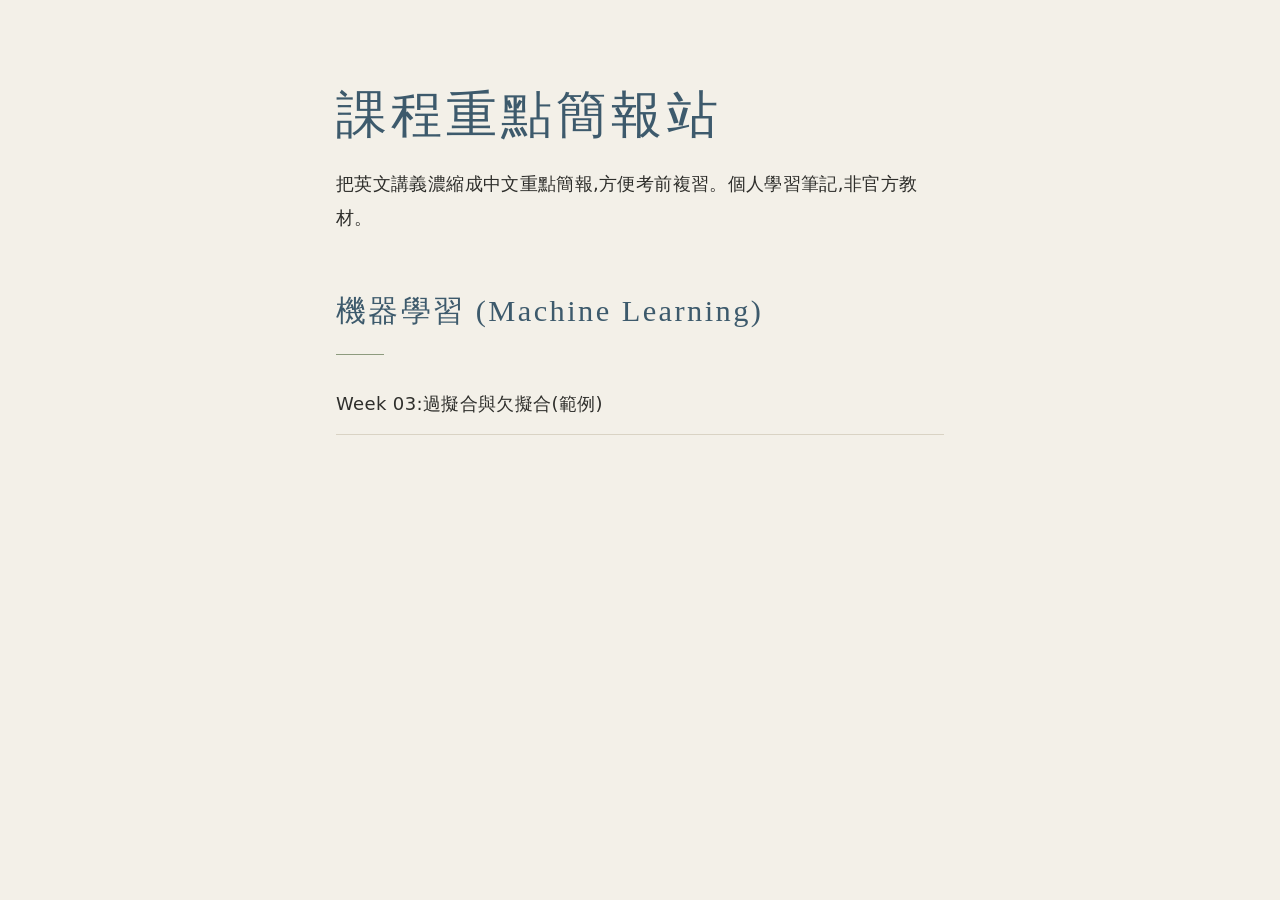
<file: index.html>
<!DOCTYPE html>
<html lang="zh-TW">
<head>
  <meta charset="UTF-8">
  <meta name="viewport" content="width=device-width, initial-scale=1">
  <title>課程重點簡報站</title>
  <link rel="stylesheet" href="css/slides.css">
</head>
<body>
  <main class="page">
    <h1>課程重點簡報站</h1>
    <p>把英文講義濃縮成中文重點簡報,方便考前複習。個人學習筆記,非官方教材。</p>

    <section class="subject">
      <h2>機器學習 (Machine Learning)</h2>
      <ul class="week-list">
        <li><a href="subjects/machine-learning/week-03-overfitting.html">Week 03:過擬合與欠擬合(範例)</a></li>
      </ul>
    </section>
  </main>
</body>
</html>
</file>
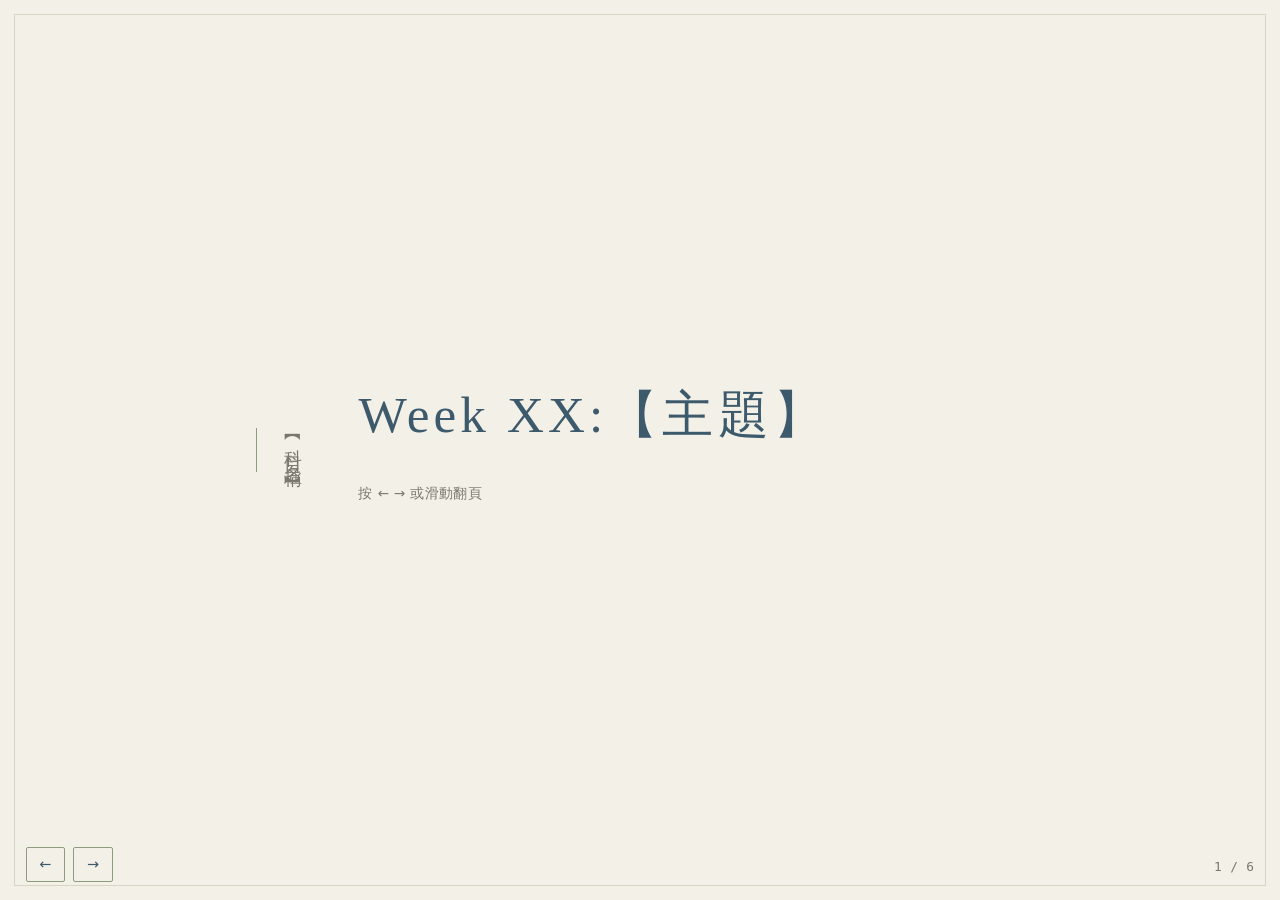
<file: subjects/_template.html>
<!DOCTYPE html>
<html lang="zh-TW">
<head>
  <meta charset="UTF-8">
  <meta name="viewport" content="width=device-width, initial-scale=1">
  <title>【科目】Week XX【主題】｜課程重點簡報</title>
  <link rel="stylesheet" href="../../css/slides.css">
</head>
<body>

  <section class="slide cover">
    <div class="titles">
      <h1>Week XX:【主題】</h1>
      <p class="hint">按 ← → 或滑動翻頁</p>
    </div>
    <p class="course">【科目名稱】</p>
  </section>

  <section class="slide">
    <h2>本週學習目標</h2>
    <ul>
      <li>【】</li>
    </ul>
    <span class="source">原 PPT p.【】</span>
  </section>

  <section class="slide concept">
    <h2>【概念名稱】(English Term)</h2>
    <ul>
      <li>【】</li>
    </ul>
    <span class="source">原 PPT p.【】–【】</span>
  </section>

  <section class="slide">
    <h2>術語表</h2>
    <table>
      <tr><th>English</th><th>中文</th><th>一句話解釋</th></tr>
      <tr><td>【】</td><td>【】</td><td>【】</td></tr>
    </table>
  </section>

  <!-- 有圖版型:需要附圖時,把概念投影片改成這個格式(見 CLAUDE.md 第 6 節) -->
  <!--
  <section class="slide concept with-figure">
    <h2>【概念名稱】</h2>
    <ul><li>【】</li></ul>
    <figure>
      <img src="../../assets/【科目】/week-XX/fig-01.webp" alt="【描述圖片內容】" loading="lazy">
      <figcaption>圖 1:【一句話說明】</figcaption>
    </figure>
    <span class="source">原 PPT p.【】</span>
  </section>
  -->

  <section class="slide must-know">
    <h2>考前必背<span class="seal">必背</span></h2>
    <ol>
      <li>【】</li>
    </ol>
  </section>

  <section class="slide quiz">
    <h2>自我測驗</h2>
    <details>
      <summary>Q1:【問題】</summary>
      <p>【答案】</p>
    </details>
    <p><a href="../../index.html">返回目錄</a></p>
  </section>

  <script src="../../js/slides.js"></script>
</body>
</html>
</file>
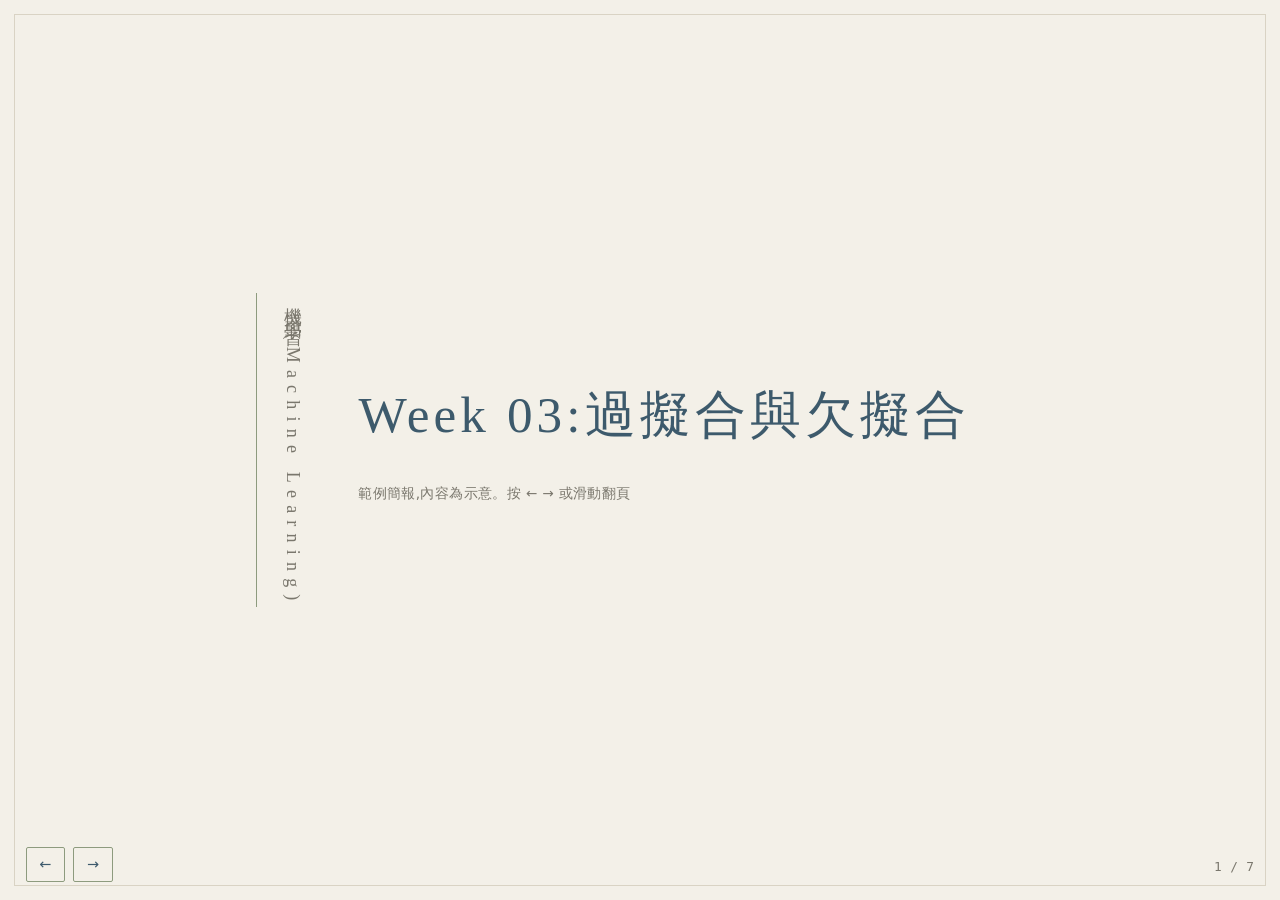
<file: subjects/machine-learning/week-03-overfitting.html>
<!DOCTYPE html>
<html lang="zh-TW">
<head>
  <meta charset="UTF-8">
  <meta name="viewport" content="width=device-width, initial-scale=1">
  <title>機器學習 Week 03 過擬合｜課程重點簡報</title>
  <link rel="stylesheet" href="../../css/slides.css">
</head>
<body>

  <section class="slide cover">
    <div class="titles">
      <h1>Week 03:過擬合與欠擬合</h1>
      <p class="hint">範例簡報,內容為示意。按 ← → 或滑動翻頁</p>
    </div>
    <p class="course">機器學習 (Machine Learning)</p>
  </section>

  <section class="slide">
    <h2>本週學習目標</h2>
    <ul>
      <li>分辨過擬合 (Overfitting) 與欠擬合 (Underfitting)</li>
      <li>能由訓練與驗證誤差判斷模型狀態</li>
      <li>認識常見的解決方法</li>
    </ul>
    <span class="source">原 PPT p.2–3</span>
  </section>

  <section class="slide concept with-figure">
    <h2>過擬合 (Overfitting)</h2>
    <ul>
      <li>定義:模型連訓練資料的雜訊都學進去,新資料表現變差</li>
      <li>徵兆:訓練誤差很低,驗證誤差很高</li>
      <li>成因:模型太複雜、資料太少</li>
    </ul>
    <figure>
      <img src="../../assets/machine-learning/week-03/fig-01.svg" alt="散點圖:紅色折線穿過每個資料點代表過擬合,綠色平滑曲線代表適當的模型" loading="lazy">
      <figcaption>圖 1:過擬合的模型會緊貼每個訓練點(示意圖,自行繪製)</figcaption>
    </figure>
    <span class="source">原 PPT p.12–25</span>
  </section>

  <section class="slide">
    <h2>三種狀態比較</h2>
    <table>
      <tr><th></th><th>欠擬合</th><th>適當</th><th>過擬合</th></tr>
      <tr><td>訓練誤差</td><td>高</td><td>低</td><td>很低</td></tr>
      <tr><td>驗證誤差</td><td>高</td><td>低</td><td>高</td></tr>
      <tr><td>模型複雜度</td><td>太低</td><td>剛好</td><td>太高</td></tr>
    </table>
    <span class="source">原 PPT p.26–30</span>
  </section>

  <section class="slide">
    <h2>術語表</h2>
    <table>
      <tr><th>English</th><th>中文</th><th>一句話解釋</th></tr>
      <tr><td>Regularization</td><td>正規化</td><td>對模型複雜度加上懲罰</td></tr>
      <tr><td>Early Stopping</td><td>提早停止</td><td>驗證誤差開始上升就停止訓練</td></tr>
    </table>
    <span class="source">原 PPT p.31–45</span>
  </section>

  <section class="slide must-know">
    <h2>考前必背<span class="seal">必背</span></h2>
    <ol>
      <li>過擬合 = 訓練好、測試差</li>
      <li>解法:增加資料、降低複雜度、Regularization、Early Stopping</li>
      <li>訓練、驗證、測試集用途不可混用</li>
    </ol>
  </section>

  <section class="slide quiz">
    <h2>自我測驗</h2>
    <details>
      <summary>Q1:訓練誤差 2%、驗證誤差 25%,可能發生什麼問題?</summary>
      <p>過擬合。模型記住了訓練資料,無法泛化到新資料。</p>
    </details>
    <p><a href="../../index.html">返回目錄</a></p>
  </section>

  <script src="../../js/slides.js"></script>
</body>
</html>
</file>
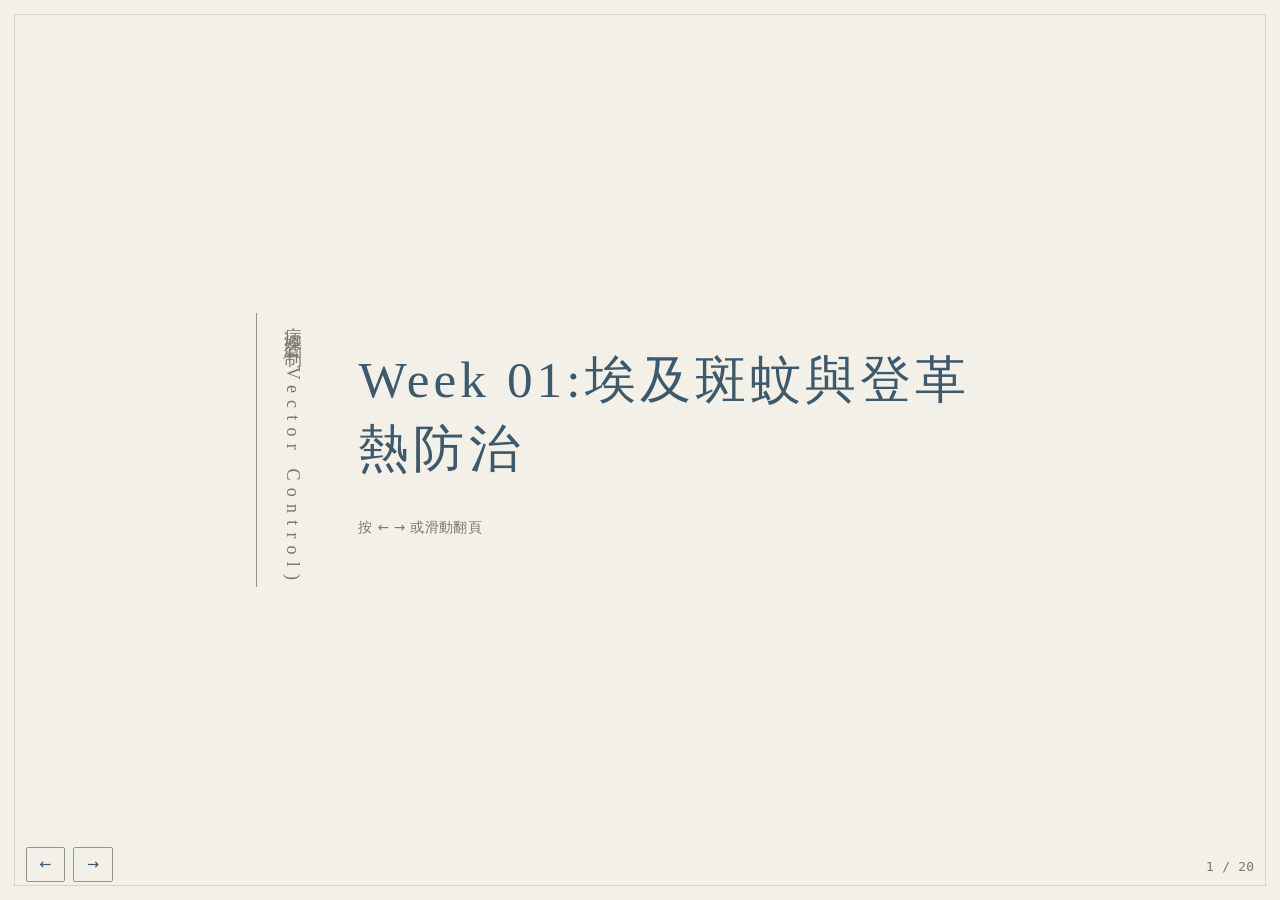
<file: subjects/vector-control/week-01-intro.html>
<!DOCTYPE html>
<html lang="zh-TW">
<head>
  <meta charset="UTF-8">
  <meta name="viewport" content="width=device-width, initial-scale=1">
  <title>病媒管制 Week 01 埃及斑蚊與登革熱防治｜課程重點簡報</title>
  <link rel="stylesheet" href="../../css/slides.css">
</head>
<body>

  <!-- 1 封面 -->
  <section class="slide cover">
    <div class="titles">
      <h1>Week 01:埃及斑蚊與登革熱防治</h1>
      <p class="hint">按 ← → 或滑動翻頁</p>
    </div>
    <p class="course">病媒管制 (Vector Control)</p>
  </section>

  <!-- 2 學習目標 -->
  <section class="slide">
    <h2>本週學習目標</h2>
    <ul>
      <li>說明傳統防治的侷限與新策略的需求</li>
      <li>比較基因改造蚊的 effector 與 driver gene</li>
      <li>理解登革病毒機械性傳播及其證據</li>
      <li>說明 Wolbachia、CI 與抑制型、取代型差異</li>
      <li>了解國際成效與台灣推動的挑戰</li>
    </ul>
    <span class="source">原 PPT p.2–98、101–174</span>
  </section>

  <!-- 3 背景與傳統防治 -->
  <section class="slide concept">
    <h2>背景與傳統防治的侷限</h2>
    <ul>
      <li>登革熱:RNA 病毒,由 Aedes 蚊傳播;每年感染逾 1 億人、死亡逾 5 萬人 (待確認)</li>
      <li>登革病毒有 4 種血清型 (DEN1–4),皆可造成完整病程</li>
      <li>病媒:埃及斑蚊 (Aedes aegypti)、白線斑蚊 (Aedes albopictus)</li>
      <li>噴藥除蚊:蚊子產生抗藥性,且影響非目標物種</li>
      <li>孳生源清除 (Source reduction) 為基本做法,但尚無藥物與疫苗</li>
    </ul>
    <!-- TODO: fig-01 原 PPT p.5(精確結構:埃及斑蚊/白線斑蚊,待提供裁切圖)
    把本張改為 class="slide concept with-figure" 並加入:
    <figure>
      <img src="../../assets/vector-control/week-01/fig-01.webp" alt="埃及斑蚊與白線斑蚊外觀比較" loading="lazy">
      <figcaption>圖 1:兩種主要病媒蚊的外觀差異</figcaption>
    </figure> -->
    <span class="source">原 PPT p.2–8(圖見原 PPT p.5)</span>
  </section>

  <!-- 4 基因改造策略總覽 -->
  <section class="slide concept with-figure">
    <h2>基因改造策略總覽:合成抗病原蚊群</h2>
    <ul>
      <li>目標:使野生蚊群逐代轉為不傳播疾病的族群</li>
      <li>需要兩部分:效應基因 (Effector gene) 與基因驅動 (Driver gene)</li>
      <li>Effector gene:賦予病毒抗性;Driver gene:把它散播進族群</li>
      <li>解法:將病原抗性連結到自私遺傳元件 (Selfish genetic element)</li>
      <li>Effector 兩條路線:針對登革基因體或蚊基因、改變尋宿行為</li>
    </ul>
    <figure>
      <img src="../../assets/vector-control/week-01/fig-02.svg" alt="示意圖:帶病原抗性的自私遺傳元件加上傳播疾病的野生族群,經過數個世代後族群轉為不傳播疾病" loading="lazy">
      <figcaption>圖 2:合成抗病原蚊群的概念(示意圖)</figcaption>
    </figure>
    <span class="source">原 PPT p.9–12、25、37、46</span>
  </section>

  <!-- 5 Effector 1:miRNA -->
  <section class="slide concept">
    <h2>Effector ①:抗病毒 microRNA 蚊</h2>
    <ul>
      <li>以多個 microRNA 同時抑制單一或多個登革病毒基因體</li>
      <li>microRNA 由血餐誘導啟動子 (Blood meal induced promoter) 驅動</li>
      <li>抗四型登革的「all in one 8-miR」轉基因蚊,具抗 DENV 表現型</li>
      <li>Aedes 為登革、屈公病 (CHIKV)、Zika 三種病毒的主要病媒</li>
      <li>同一策略延伸至 anti-CHIKV 與 anti-ZIKV 蚊,後者可阻止病毒傳播</li>
    </ul>
    <span class="source">原 PPT p.13–24</span>
  </section>

  <!-- 6 Effector 1:GCTL-3 -->
  <section class="slide concept">
    <h2>Effector ①:C 型凝集素 GCTL-3</h2>
    <ul>
      <li>C-type lectin:具糖結合活性,參與先天免疫與病毒致病</li>
      <li>埃及斑蚊基因體中有 27 個 C-type lectin 蛋白</li>
      <li>敲低 mosGCTL-3 可抑制四型登革複製,且可與 DENV-2 交互作用</li>
      <li>以 CRISPR/Cas9 製作 GCTL3 突變蚊,用 eGFP 標記篩選</li>
      <li>突變蚊血餐後第 7 天,DENV 病毒量下降</li>
    </ul>
    <span class="source">原 PPT p.26–36</span>
  </section>

  <!-- 7 Effector 2:尋宿行為 -->
  <section class="slide concept">
    <h2>Effector ②:改變尋宿行為</h2>
    <ul>
      <li>蚊子以氣味找人;indole 天然存在於人類糞便</li>
      <li>OBP4 對 indole 親和力高於 OBP1,兩者共位於感覺毛 (Sensilla)</li>
      <li>OBP1、OBP4 對 Anopheles gambiae 感知 indole 同樣重要</li>
      <li>於埃及斑蚊敲除 OBP (OBP1、OBP34、OBP39),影響尋宿行為</li>
      <li>以自動記錄裝置量化尋宿行為,人工環境可重現</li>
    </ul>
    <span class="source">原 PPT p.38–45</span>
  </section>

  <!-- 8 Medea -->
  <section class="slide concept with-figure">
    <h2>基因驅動:Medea</h2>
    <ul>
      <li>Medea:赤擬穀盜 (Tribolium castaneum) 的天然母體自私元件</li>
      <li>非孟德爾遺傳:後代遺傳率 100%(孟德爾為 50%)</li>
      <li>合成 Medea:母體毒素 microRNA 阻斷必要基因,胚胎期表現解藥</li>
      <li>三要素:母體啟動子、早期合子啟動子、毒素與解藥的標的基因</li>
      <li>以 Drosophila 資料定義母體專一基因,並以 shRNAi 靶向 Dah</li>
    </ul>
    <figure>
      <img src="../../assets/vector-control/week-01/fig-03.svg" alt="示意圖:母體毒素於卵發生期阻斷必要基因,帶合子解藥基因的胚胎存活,不帶者死亡" loading="lazy">
      <figcaption>圖 3:Medea 的毒素與解藥概念(示意圖,待確認)</figcaption>
    </figure>
    <span class="source">原 PPT p.47–57</span>
  </section>

  <!-- 9 機械傳播原理 -->
  <section class="slide concept">
    <h2>機械性傳播的原理 (Mechanical transmission)</h2>
    <ul>
      <li>病原傳播途徑:接觸、飛沫、空氣、病媒 (昆蟲)</li>
      <li>生物性病媒 (Biological vector):病原在其體內參與生活史</li>
      <li>機械性病媒 (Mechanical vector):僅攜帶並傳遞病原</li>
      <li>蚊子口器 (Proboscis) 有雙向液體交換</li>
      <li>已知機械傳播:fowl pox、myxomatosis;登革病毒呢?</li>
    </ul>
    <!-- TODO: fig-04 原 PPT p.63(精確結構:蚊子口器剖面,待提供裁切圖)
    把本張改為 class="slide concept with-figure" 並加入:
    <figure>
      <img src="../../assets/vector-control/week-01/fig-04.webp" alt="蚊子口器與液體交換方向示意" loading="lazy">
      <figcaption>圖 4:蚊子口器構造</figcaption>
    </figure> -->
    <span class="source">原 PPT p.58–64(圖見原 PPT p.63)</span>
  </section>

  <!-- 10 EIP 與群聚 -->
  <section class="slide concept with-figure">
    <h2>EIP 與群聚現象</h2>
    <ul>
      <li>台灣 2014、2015 年兩次大流行;TW2015 株毒力與蚊媒傳播力皆高</li>
      <li>理論:EIP 8–12 天 + IIP 3–14 天,人傳人需 11–26 天</li>
      <li>理論上群聚間隔至少 11 天;實際 85% 相隔不到 5 天</li>
      <li>理論上群聚應多在 100 m 內,實際僅 67/397 (16%)</li>
      <li>田間捕獲的埃及斑蚊,登革陽性率僅 0.5–2%</li>
    </ul>
    <figure>
      <img src="../../assets/vector-control/week-01/fig-05.svg" alt="示意圖:感染者被蚊叮咬後,經蚊體內 EIP 8 至 12 天,再叮咬另一人,人體內 IIP 3 至 14 天" loading="lazy">
      <figcaption>圖 5:EIP 與 IIP 的時間關係(示意圖)</figcaption>
    </figure>
    <figure>
      <img src="../../assets/vector-control/week-01/fig-06.svg" alt="示意圖:三個群聚的房屋落在半徑 100 公尺的範圍內" loading="lazy">
      <figcaption>圖 6:理論上群聚多落在 100 m 內(示意圖)</figcaption>
    </figure>
    <span class="source">原 PPT p.65–83</span>
  </section>

  <!-- 11 機械傳播實驗與模型 -->
  <section class="slide concept">
    <h2>機械傳播的實驗與模型</h2>
    <ul>
      <li>TW2015 DENV 可經共用針具在 AGB6 小鼠間傳播</li>
      <li>被 DENV 暴露的埃及斑蚊叮咬 4 次可感染小鼠,最少僅需 2 次</li>
      <li>口器 (Proboscis) 殘留的 DENV 可介導機械傳播</li>
      <li>數學模型比較「僅標準傳播」與「標準 + 機械傳播」</li>
      <li>結論:EIP 可能非必要;機制或適用 Zika、瘧疾</li>
    </ul>
    <span class="source">原 PPT p.84–98</span>
  </section>

  <!-- 12 台灣流行病學與 WHO 工具 -->
  <section class="slide concept">
    <h2>台灣流行病學與 WHO 評估工具</h2>
    <ul>
      <li>南部為埃及斑蚊主要棲地,主要傳播登革與 Zika</li>
      <li>1998–2016:78,022 例中約 96% 來自南部三市</li>
      <li>1998–2018:98.4% 來自南部三縣市;2018 年 92% 非南部</li>
      <li>WHO 於 2016 年 3 月審查五種病媒控制工具</li>
      <li>五種:Wolbachia、OX513A、昆蟲不育技術、媒介陷阱、毒糖餌</li>
    </ul>
    <!-- TODO: fig-07 原 PPT p.101(精確結構:台灣南部地圖,待提供裁切圖,可選)
    把本張改為 class="slide concept with-figure" 並加入:
    <figure>
      <img src="../../assets/vector-control/week-01/fig-07.webp" alt="台灣南部三市登革熱病例分布地圖" loading="lazy">
      <figcaption>圖 7:登革熱病例集中於南部三市</figcaption>
    </figure> -->
    <span class="source">原 PPT p.101–105(圖見原 PPT p.101)</span>
  </section>

  <!-- 13 Wolbachia 與 CI -->
  <section class="slide concept with-figure">
    <h2>沃爾巴克氏體 (Wolbachia) 與 CI</h2>
    <ul>
      <li>天然存在的細菌,生活在昆蟲細胞內</li>
      <li>約 60% 昆蟲種類帶有;埃及斑蚊本身沒有</li>
      <li>經卵傳給後代;對人類、動物與環境安全</li>
      <li>效應:抗病毒、縮短宿主壽命、調控生殖 (細胞質不相容性 CI)</li>
      <li>不是基因改造、不是不孕雄蚊釋放、不是物種根除</li>
    </ul>
    <figure>
      <img src="../../assets/vector-control/week-01/fig-08.svg" alt="示意圖:雄蚊帶 Wolbachia、雌蚊不帶時胚胎無法孵化,其餘三種交配組合正常孵化" loading="lazy">
      <figcaption>圖 8:細胞質不相容性 (CI) 的交配組合(示意圖)</figcaption>
    </figure>
    <span class="source">原 PPT p.107–111、154、167</span>
  </section>

  <!-- 14 兩種策略與量產 -->
  <section class="slide concept with-figure">
    <h2>兩種防治策略與蚊子量產</h2>
    <ul>
      <li>族群抑制 (Suppression):僅釋放帶菌雄蚊,與野生雌蚊交配無子代</li>
      <li>族群取代 (Replacement):雌雄皆釋放,逐漸取代野生族群</li>
      <li>抑制型需雌雄分離:利用公母蛹性腺發育時間差,X 光破壞雌性性腺</li>
      <li>雌蛹比雄蛹大;分選法含蛹大小、成蚊型態、基因標記</li>
      <li>新加坡 2016–2019 自行開發量產機器與技術</li>
    </ul>
    <figure>
      <img src="../../assets/vector-control/week-01/fig-09.svg" alt="示意圖:持續釋放帶 Wolbachia 雄蚊,蚊群數量隨時間下降" loading="lazy">
      <figcaption>圖 9:族群抑制的蚊群變化(示意圖)</figcaption>
    </figure>
    <figure>
      <img src="../../assets/vector-control/week-01/fig-10.svg" alt="示意圖:野生型比例隨時間下降,帶 Wolbachia 族群比例上升並取代野生型" loading="lazy">
      <figcaption>圖 10:族群取代的族群比例變化(示意圖)</figcaption>
    </figure>
    <span class="source">原 PPT p.114–119、123、141、153</span>
  </section>

  <!-- 15 全球成效 -->
  <section class="slide concept">
    <h2>全球實證成效</h2>
    <ul>
      <li>美國 (2017, Google Verily, 加州):族群抑制達 95% suppression</li>
      <li>新加坡:登革陽性率 21% → 6%,保護效力 71–72%</li>
      <li>新加坡成效各年齡性別皆有,可持續至 24 個月</li>
      <li>世界蚊子計畫 (WMP) 推動取代型;澳洲、印尼日惹皆有計畫</li>
      <li>取代型試驗:wMel 盛行率中位數 95.8%,病例降 77%、住院降 86%</li>
    </ul>
    <span class="source">原 PPT p.125、152、155–161</span>
  </section>

  <!-- 16 台灣現況與挑戰 -->
  <section class="slide concept">
    <h2>台灣現況與挑戰</h2>
    <ul>
      <li>已建立技術平台與田間測試場域;品系為 wAlbB-TW</li>
      <li>wAlbB-TW 感染株具 CI,且可抑制登革病毒</li>
      <li>釋放感染雄蚊比例愈高,卵孵化率愈低(依圖趨勢)</li>
      <li>六大挑戰:法規、型別與產地、量產、噴藥整合、社區接受、成效證明</li>
      <li>需從研究計畫走向國家級 Wolbachia 防治計畫</li>
    </ul>
    <span class="source">原 PPT p.164–170、172、174</span>
  </section>

  <!-- 17 比較表 -->
  <section class="slide">
    <h2>比較表:抑制型 vs 取代型</h2>
    <table>
      <tr><th>項目</th><th>族群抑制 (Suppression)</th><th>族群取代 (Replacement)</th></tr>
      <tr><td>釋放對象</td><td>只釋放帶 Wolbachia 雄蚊</td><td>帶 Wolbachia 雄蚊、雌蚊皆釋放</td></tr>
      <tr><td>原理</td><td>與野生雌蚊交配,無法產生子代</td><td>逐漸將野生族群替換為帶菌族群</td></tr>
      <tr><td>製造</td><td>需雌雄分離</td><td>無需雌雄分離</td></tr>
      <tr><td>成本</td><td>較高</td><td>相對較低</td></tr>
      <tr><td>民眾感受與溝通</td><td>雄蚊不叮人,較不覺得蚊子增加,較易溝通</td><td>(講義未提)</td></tr>
    </table>
    <span class="source">原 PPT p.114–117、153、156</span>
  </section>

  <!-- 18 術語表 -->
  <section class="slide">
    <h2>術語表</h2>
    <table>
      <tr><th>English</th><th>中文</th><th>一句話解釋</th></tr>
      <tr><td>Dengue virus (DENV)</td><td>登革病毒</td><td>RNA 病毒,有 4 種血清型</td></tr>
      <tr><td>Effector gene</td><td>效應基因</td><td>賦予蚊子病毒抗性的基因</td></tr>
      <tr><td>Gene driver</td><td>基因驅動</td><td>讓特定基因在族群中擴散的遺傳元件</td></tr>
      <tr><td>Medea</td><td>Medea 元件</td><td>母體毒素加合子解藥的自私元件</td></tr>
      <tr><td>C-type lectin</td><td>C 型凝集素</td><td>具糖結合活性、參與免疫的蛋白</td></tr>
      <tr><td>Odorant-binding protein (OBP)</td><td>氣味結合蛋白</td><td>協助感知 indole 等氣味,影響尋宿</td></tr>
      <tr><td>Mechanical transmission</td><td>機械性傳播</td><td>病毒殘留口器,不經蚊體內複製即傳給下一宿主</td></tr>
      <tr><td>Extrinsic incubation period (EIP)</td><td>外在潛伏期</td><td>病毒在蚊體內的時間,8–12 天</td></tr>
      <tr><td>Intrinsic incubation period (IIP)</td><td>內在潛伏期</td><td>人體內感染到發病,3–14 天</td></tr>
      <tr><td>Wolbachia</td><td>沃爾巴克氏體</td><td>經卵傳遞的細菌,可降低蚊子傳病能力</td></tr>
      <tr><td>Cytoplasmic incompatibility (CI)</td><td>細胞質不相容性</td><td>帶菌雄蚊與不帶菌雌蚊交配,胚胎無法孵化</td></tr>
      <tr><td>Population suppression</td><td>族群抑制</td><td>釋放帶菌雄蚊,使蚊群下降</td></tr>
      <tr><td>Population replacement</td><td>族群取代</td><td>釋放雌雄帶菌蚊,替換野生族群</td></tr>
    </table>
    <span class="source">原 PPT p.2–174</span>
  </section>

  <!-- 19 考前必背 -->
  <section class="slide must-know">
    <h2>考前必背<span class="seal">必背</span></h2>
    <ol>
      <li>傳統噴藥有抗藥性與非目標物種問題</li>
      <li>合成抗病原蚊群 = effector + driver gene</li>
      <li>Medea = 母體毒素 + 合子解藥,屬 gene driver</li>
      <li>EIP 8–12 天 + IIP 3–14 天 = 11–26 天</li>
      <li>口器殘留 DENV 可機械傳播,2 次叮咬即可</li>
      <li>CI:帶菌雄蚊 × 不帶菌雌蚊 → 無子代</li>
      <li>抑制型成本高、取代型成本低;新加坡保護效力 71–72%</li>
    </ol>
    <span class="source">原 PPT p.9–10、48–49、62、69、88、109、117、152</span>
  </section>

  <!-- 20 自我測驗 -->
  <section class="slide quiz">
    <h2>自我測驗</h2>
    <details>
      <summary>Q1:合成抗病原蚊群需要哪兩個基因部分?</summary>
      <p>效應基因 (Effector gene) 賦予病毒抗性,基因驅動 (Driver gene) 將它散播進族群。(p.10)</p>
    </details>
    <details>
      <summary>Q2:登革病毒理論上人傳人需多久?為何 2015 高雄群聚資料與此矛盾?</summary>
      <p>EIP 8–12 天加 IIP 3–14 天,共 11–26 天;但 85% 的群聚首例與次例相隔不到 5 天。(p.69、79)</p>
    </details>
    <details>
      <summary>Q3:什麼是機械性傳播?小鼠實驗最少需幾次叮咬?</summary>
      <p>病毒殘留於口器、未經蚊體內複製即傳給下一宿主;最少 2 次叮咬即可感染小鼠。(p.88–89)</p>
    </details>
    <details>
      <summary>Q4:CI 發生在哪種交配組合?</summary>
      <p>帶 Wolbachia 的雄蚊與不帶的雌蚊交配,胚胎無法孵化。(p.109、167)</p>
    </details>
    <details>
      <summary>Q5:族群抑制與族群取代各釋放什麼?何者成本較低?</summary>
      <p>抑制只放帶菌雄蚊,成本較高;取代雌雄皆放,成本相對較低。(p.117)</p>
    </details>
    <p><a href="../../index.html">返回目錄</a></p>
  </section>

  <script src="../../js/slides.js"></script>
</body>
</html>
</file>
<file: css/slides.css>
:root{--paper:#f3f0e8;--ink:#2e2e2b;--indigo:#3d5a6c;--sage:#8d9b7e;--sakura:#ead3cf;--seal:#b8433a;--muted:#7a776d;--line:#d9d3c4;--card:#faf8f3;
--serif:"Noto Serif TC","Songti TC","Source Han Serif TC",PMingLiU,serif;
--sans:"Noto Sans TC","PingFang TC","Microsoft JhengHei",system-ui,sans-serif;--mono:ui-monospace,Menlo,Consolas,monospace}
*{box-sizing:border-box}
body{margin:0;background:var(--paper);color:var(--ink);font-family:var(--sans);line-height:1.9;font-size:1.125rem;letter-spacing:.02em}
.js body::before{content:"";position:fixed;inset:.9rem;border:1px solid var(--line);pointer-events:none}
.slide{position:relative;max-width:52rem;margin:0 auto;padding:4rem 2rem 4.5rem;border-bottom:1px solid var(--line)}
.js body{overflow:hidden}
.js .slide{display:none;min-height:100vh;border:0;padding-top:8vh;overflow-y:auto;max-height:100vh}
.js .slide.active{display:block}
h1,h2{font-family:var(--serif);font-weight:500;color:var(--indigo)}
h1{font-size:clamp(2rem,6vw,3.2rem);line-height:1.35;margin:0;letter-spacing:.08em}
h2{font-size:clamp(1.4rem,4vw,1.9rem);margin:0 0 2rem;letter-spacing:.08em}
h2::after{content:"";display:block;width:3rem;height:1px;background:var(--sage);margin-top:.8rem}
ul,ol{padding-left:1.3rem}li{margin:.6rem 0}li::marker{color:var(--sage)}
.cover{display:flex;flex-direction:row-reverse;justify-content:center;align-items:center;gap:3rem;min-height:80vh}
.js .cover.active{display:flex}
.cover .titles{flex:1}
.course{writing-mode:vertical-rl;font-family:var(--serif);color:var(--muted);letter-spacing:.4em;margin:0;border-left:1px solid var(--sage);padding-left:1.2rem}
.hint,.source{color:var(--muted);font-size:.85rem}
.hint{margin-top:2rem}
.source{position:absolute;right:2rem;bottom:1.6rem;font-family:var(--mono)}
.with-figure{display:grid;grid-template-columns:1fr 1fr;gap:0 2.5rem;align-items:center;max-width:64rem}
.js .with-figure.active{display:grid}
.with-figure h2{grid-column:1/-1}
figure{margin:0}
figure img{display:block;width:100%;height:auto;max-height:52vh;object-fit:contain;background:var(--card);border:1px solid var(--line);padding:.75rem}
figcaption{margin-top:.6rem;font-size:.85rem;line-height:1.6;color:var(--muted)}
.must-know{background:var(--card)}
.must-know li::marker{color:var(--seal);font-weight:700}
.seal{display:inline-block;vertical-align:middle;margin-left:.8rem;padding:.15rem .4rem;background:var(--seal);color:var(--card);font-family:var(--serif);font-size:.8rem;letter-spacing:.1em;border-radius:2px;line-height:1.4}
table{width:100%;border-collapse:collapse;font-size:1rem}
th,td{border-bottom:1px solid var(--line);padding:.7rem .6rem;text-align:left}
th{color:var(--indigo);font-weight:600;border-bottom:1px solid var(--sage)}
code{font-family:var(--mono);background:var(--sakura);padding:.05em .35em;border-radius:3px}
details{border-bottom:1px solid var(--line);padding:.7rem 0}
summary{cursor:pointer;font-weight:600;color:var(--indigo)}
details p{margin:.6rem 0 0;padding-left:1rem;border-left:2px solid var(--sakura)}
a{color:var(--indigo)}
.counter{position:fixed;right:1.6rem;bottom:1.3rem;font-family:var(--mono);font-size:.8rem;color:var(--muted)}
.nav{position:fixed;left:1.6rem;bottom:1.1rem;display:flex;gap:.5rem}
.nav button{font:inherit;font-size:.9rem;padding:.2rem .8rem;border:1px solid var(--sage);background:var(--paper);color:var(--indigo);border-radius:2px;cursor:pointer}
.nav button:hover{background:var(--sakura)}
.nav button:focus-visible,summary:focus-visible,a:focus-visible{outline:2px solid var(--indigo);outline-offset:3px}
.page{max-width:42rem;margin:0 auto;padding:5rem 2rem}
.page h1{margin-bottom:1rem}
.subject{margin:3rem 0}.subject h2{margin-bottom:1.2rem}
.week-list{list-style:none;padding:0}
.week-list a{display:block;padding:.8rem 0;border-bottom:1px solid var(--line);text-decoration:none;color:var(--ink)}
.week-list a:hover{color:var(--indigo);padding-left:.5rem}
@media(max-width:700px){.with-figure{grid-template-columns:1fr}.with-figure figure{margin-top:1.2rem}.cover{flex-direction:column-reverse;align-items:flex-start;gap:1.5rem}.course{writing-mode:horizontal-tb;border-left:0;padding-left:0}.slide{padding:3rem 1.5rem 4.5rem}}
@media print{.counter,.nav{display:none}.js body::before{display:none}.js .slide{display:block;max-height:none;min-height:0}.js body{overflow:visible}.slide{break-after:page}}
</file>
